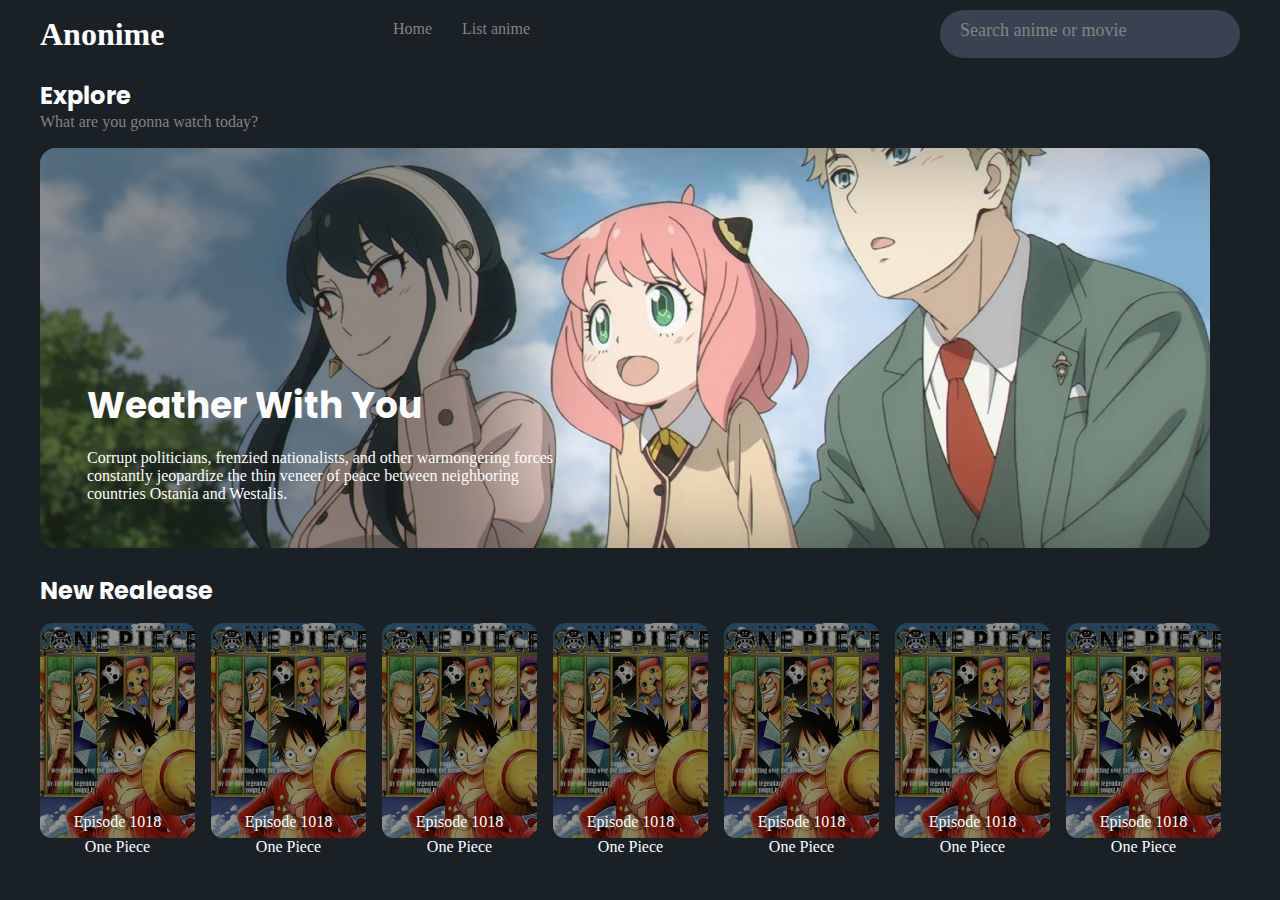
<file: index.html>
<!DOCTYPE html>
<html lang="pt-br">
<head>
    <meta charset="UTF-8">
    <meta http-equiv="X-UA-Compatible" content="IE=edge">
    <meta name="viewport" content="width=device-width, initial-scale=1.0">
    <title>Anonime</title>
    <link rel="preconnect" href="https://fonts.googleapis.com">
    <link rel="preconnect" href="https://fonts.gstatic.com" crossorigin>
    <link href="https://fonts.googleapis.com/css2?family=Poppins:wght@400;600&display=swap" rel="stylesheet">
    <link rel="stylesheet" href="estilo.css">
</head>
<body>
    <header class="header">
        <h1>Anonime</h1>
        <nav>
            <ul class="menu-header">
                <li><a href="#">Home</a></li>
                <li><a href="#">List anime</a></li>

                <li id="search"><a href="#">Search anime or movie</a></li>
            </ul>
        </nav>
    </header>
    
    <main>

        <section id="container-banner">

            <h2>Explore</h2>
            <p>What are you gonna watch today?</p>
            <div id="image-banner">
                            
            <div id="text-banner">
                <h3>Weather With You</h3>
                <p> Corrupt politicians, frenzied nationalists, and other warmongering forces constantly jeopardize the thin veneer of peace between neighboring countries Ostania and Westalis. </p>
            </div>

            </div>

        </section>


        <section id="container-cards">
        <h2>New Realease</h2>
        
        <div id="cards-flex">

            <div id="cards">
                <div class="image-ep">
                    <p>Episode 1018</p>
                </div>
                <p class="name-anime">One Piece</p>
            </div>

            <div id="cards">
                <div class="image-ep">
                    <p>Episode 1018</p>
                </div>
                <p class="name-anime">One Piece</p>
            </div>

            <div id="cards">
                <div class="image-ep">
                    <p>Episode 1018</p>
                </div>
                <p class="name-anime">One Piece</p>
            </div>

            <div id="cards">
                <div class="image-ep">
                    <p>Episode 1018</p>
                </div>
                <p class="name-anime">One Piece</p>
            </div>

            <div id="cards">
                <div class="image-ep">
                    <p>Episode 1018</p>
                </div>
                <p class="name-anime">One Piece</p>
            </div>

            <div id="cards">
                <div class="image-ep">
                    <p>Episode 1018</p>
                </div>
                <p class="name-anime">One Piece</p>
            </div>

            <div id="cards">
                <div class="image-ep">
                    <p class="name-anime">Episode 1018</p>
                </div>
                <p class="name-anime">One Piece</p>
            </div>
        </div>
    </section>
    </main>

</body>
</html>
</file>
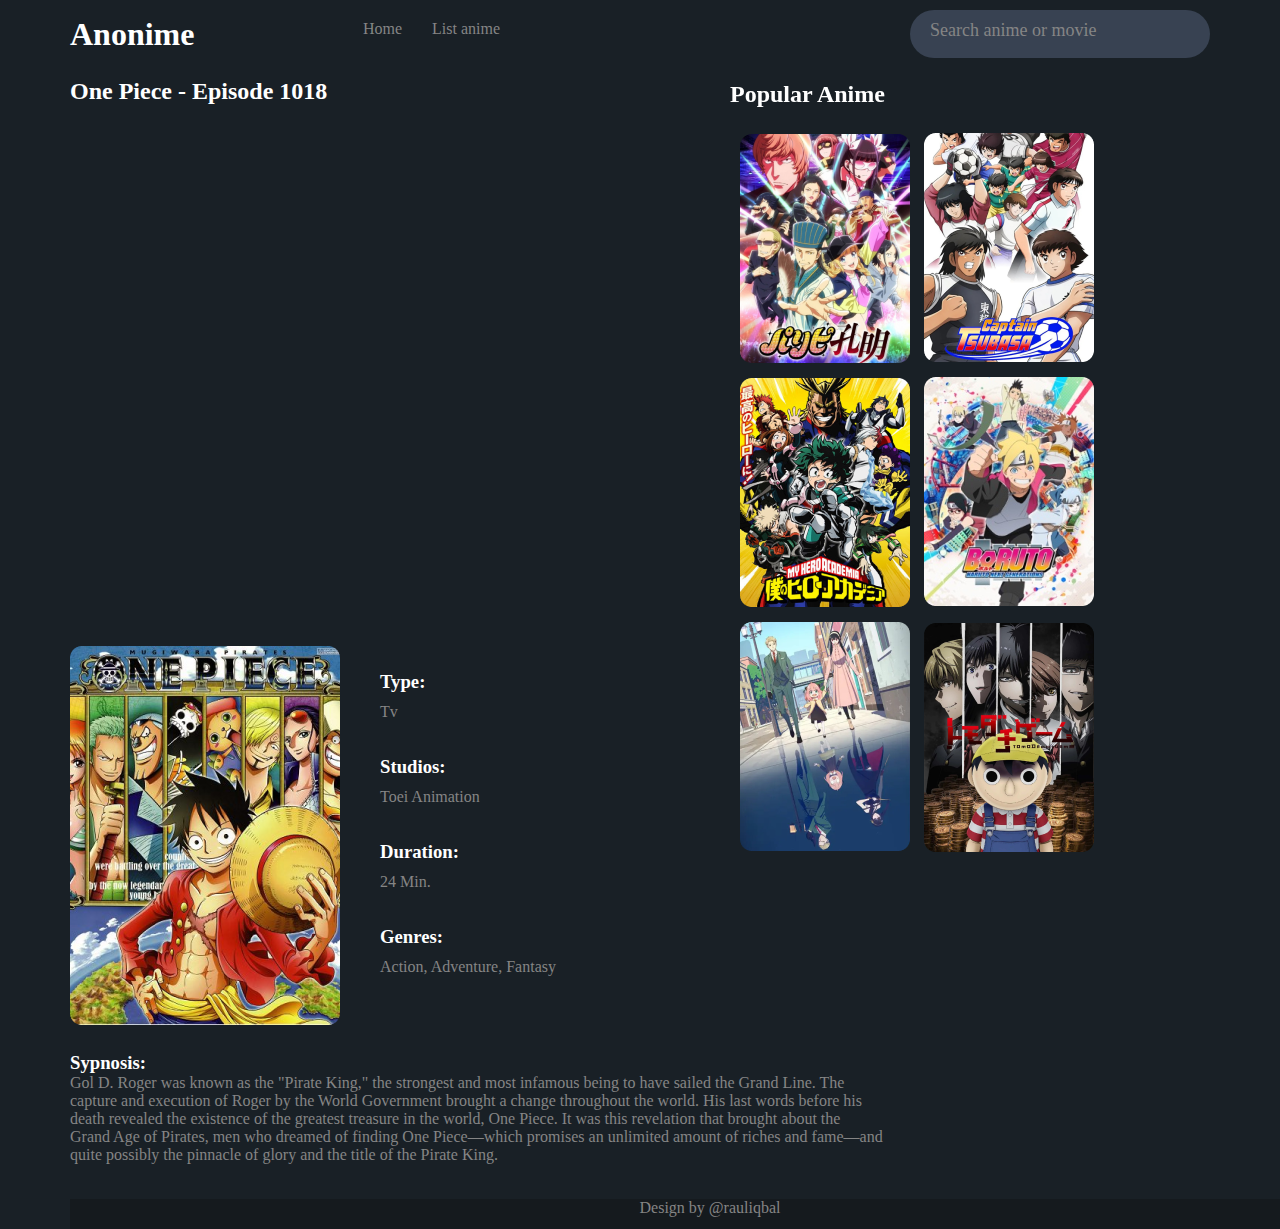
<file: segunda.html>
<!DOCTYPE html>
<html lang="en">
<head>
    <meta charset="UTF-8">
    <meta http-equiv="X-UA-Compatible" content="IE=edge">
    <meta name="viewport" content="width=device-width, initial-scale=1.0">
    <title>Anonime p2</title>
    <link rel="stylesheet" href="estilo02.css">
</head>
<body>
    <header class="header">
        <h1>Anonime</h1>
        <nav>
            <ul class="menu-header">
                <li><a href="#">Home</a></li>
                <li><a href="#">List anime</a></li>

                <li id="search"><a href="#">Search anime or movie</a></li>
            </ul>
        </nav>
    </header>

<main>
    <section>
        <div id="player">
            <h2>One Piece - Episode 1018</h2>
            <iframe width="770" height="472" src="https://www.youtube.com/embed/AXdsFVk3e_A" title="YouTube video player" frameborder="0" allow="accelerometer; autoplay; clipboard-write; encrypted-media; gyroscope; picture-in-picture" allowfullscreen></iframe>
        </div>

        <div id="infos-ep">
            <img src="anime_img.png" alt="banner One Piece">

            <ul>
                <li>
                    <h3>Type:</h3>
                    <p>Tv</p>
                </li>

                <li>
                    <h3>Studios:</h3>
                    <p>Toei Animation</p>
                </li>

                <li>
                    <h3>Duration:</h3>
                    <p>24 Min.</p>
                </li>

                <li>
                    <h3>Genres:</h3>
                    <p>Action, Adventure, Fantasy</p>
                </li>
            </ul>
        </div>

        <div id="sypnosis">
            <h3>Sypnosis:</h3>
            <p>Gol D. Roger was known as the "Pirate King," the strongest and most infamous being to have sailed the Grand Line. The capture and execution of Roger by the World Government brought a change throughout the world. His last words before his death revealed the existence of the greatest treasure in the world, One Piece. It was this revelation that brought about the Grand Age of Pirates, men who dreamed of finding One Piece—which promises an unlimited amount of riches and fame—and quite possibly the pinnacle of glory and the title of the Pirate King.</p>
        </div>
    </section>


    <aside>
        <h2>Popular Anime</h2>
        <img src="122297l 1.png" alt="">
        <img src="card_movie.png" alt="">
        <img src="Boku no Hero Academia 1.png" alt="">
        <img src="boruto-naruto-next-generations 1.png" alt="">
        <img src="spy_card 1.png" alt="">
        <img src="tomodachi_card 1.png" alt="">
    </aside>
</main>

<footer>
    <p>Design by <a target="_blank" href="https://www.figma.com/file/qrXG93uaM6NnRuzB3lFAzY/Anonime---Movie-Streaming-Web-UI-Kit-(Community)?node-id=468%3A973">@rauliqbal</a></p>
</footer>
</body>
</html>
</file>
<file: estilo.css>
@import url('https://fonts.googleapis.com/css2?family=Poppins:wght@400;600&display=swap');

* {
    margin: 0;
    padding: 0;
    box-sizing: border-box;

    text-decoration: none;
}

ul {
    list-style: none;
}

body {
    background-color: #192026;

    width: 1200px;

    margin: auto;
    
}

body p, a {
    color: #858585;
}

h1, h2 {
    color: white;
}

section div#text-banner p, 
p.name-anime {
    color: white;
}

h2 {
    font-family: 'Poppins', sans-serif;
}

section#container-banner p {
    padding-bottom: 17px;
}

div#header-menu {
    display: flex;
    justify-content: center;

    gap: 400px;
} 

div#image-banner {
    width: 1170px;
    height: 400px;

    border-radius: 16px;
    box-shadow: inset 474px 0px 98px rgb(0 0 0 / 43%);
    background-image: url(spy_carousel\ 1.png);
}header {
    padding-bottom: 20px;
    padding-top: 10px;
}

.header {
    display: flex;
    justify-content: space-between;
    align-items: center;
}

header #search {
    font-size: 18px;
    padding-left: 10px;
    margin-left: 400px;
    background-color:hsla(217, 19%, 27%, 1);
    width: 300px;
    height: 48px;
    border-radius: 37px;
}

.menu-header {
    display: flex;
}

.menu-header li {
    margin-left: 10px;
}

.menu-header li a {
    display: block;
    padding: 10px;
}

div#text-banner {
    
    color: white;

    padding-top: 230px;
    padding-right: 537px;
    padding-left: 47px;
}

div#text-banner h3 {
    font-family: 'Poppins', sans-serif;

    padding-bottom: 16px;
    font-size: 36px;
}

div#text-banner p {
    max-width: 470px;
}

/*-----episode-----*/
section#container-cards h2 {
    padding-bottom: 15px;
    padding-top: 25px;
}

div#cards-flex {
    display: flex;
    gap: 1rem;

}

div.image-ep {
    width: 155px;
    height: 215px;
    border-radius: 12px;
    box-shadow: inset 10px 1000px 10px rgb(0 0 0 / 43%); /*fazer com que a sombra fique somente em baixo*/

    background-image: url(One-piece\ 1.png);
}

div.image-ep p {
    color: white;


    text-align: center;
    padding-top: 190px;
}

div .name-anime {
    text-align: center;
}
</file>
<file: estilo02.css>
* {
    margin: 0;
    padding: 0;

    box-sizing: border-box;

    list-style: none;
    text-decoration: none;
}

body {
    background-color: #192026;
    color: white;

    width: 1140px;
    margin: auto;

}

body p, a {
    color: #858585;
}

/*======HEADER======*/
header {
    padding-bottom: 20px;
    padding-top: 10px;
}

.header {
    display: flex;
    justify-content: space-between;
    align-items: center;
}

header #search {
    font-size: 18px;
    padding-left: 10px;
    margin-left: 400px;
    background-color:hsla(217, 19%, 27%, 1);
    width: 300px;
    height: 48px;
    border-radius: 37px;
}

.menu-header {
    display: flex;
}

.menu-header li {
    margin-left: 10px;
}

.menu-header li a {
    display: block;
    padding: 10px;
}


div#player iframe {
    border-radius: 10px;
}

/*=====MAIN*======*/
main {
    display: flex;
    flex-wrap: wrap;
}

aside {
    width: 370px;
    height: 809px; /*809*/

    position: absolute;
    top: 0;
    right: 180px;

    padding-top: 81px;
}

aside h2 {
    padding-bottom: 25px;
}

aside img {
    padding-bottom: 10px;
    padding-left: 10px;
}


div#infos-ep {
    display: flex;
    gap: 20px;

    padding-top: 40px;
}

div#player h2 {
    padding-bottom: 25px;
}

div#infos-ep ul {
    padding-left: 20px;
}

div#infos-ep ul li h3{
    padding-bottom: 10px;
    padding-top: 25px;
}

div#infos-ep p {
    padding-bottom: 10px;  
}

div#sypnosis {
    width: 813px;
    height: 174px;
}

div#sypnosis h3 {
    padding-top: 27px;
}


footer p {
    height: 30px;
    text-align: center;
    background-color: #151a1e;

    width: 100vw;
}
</file>
